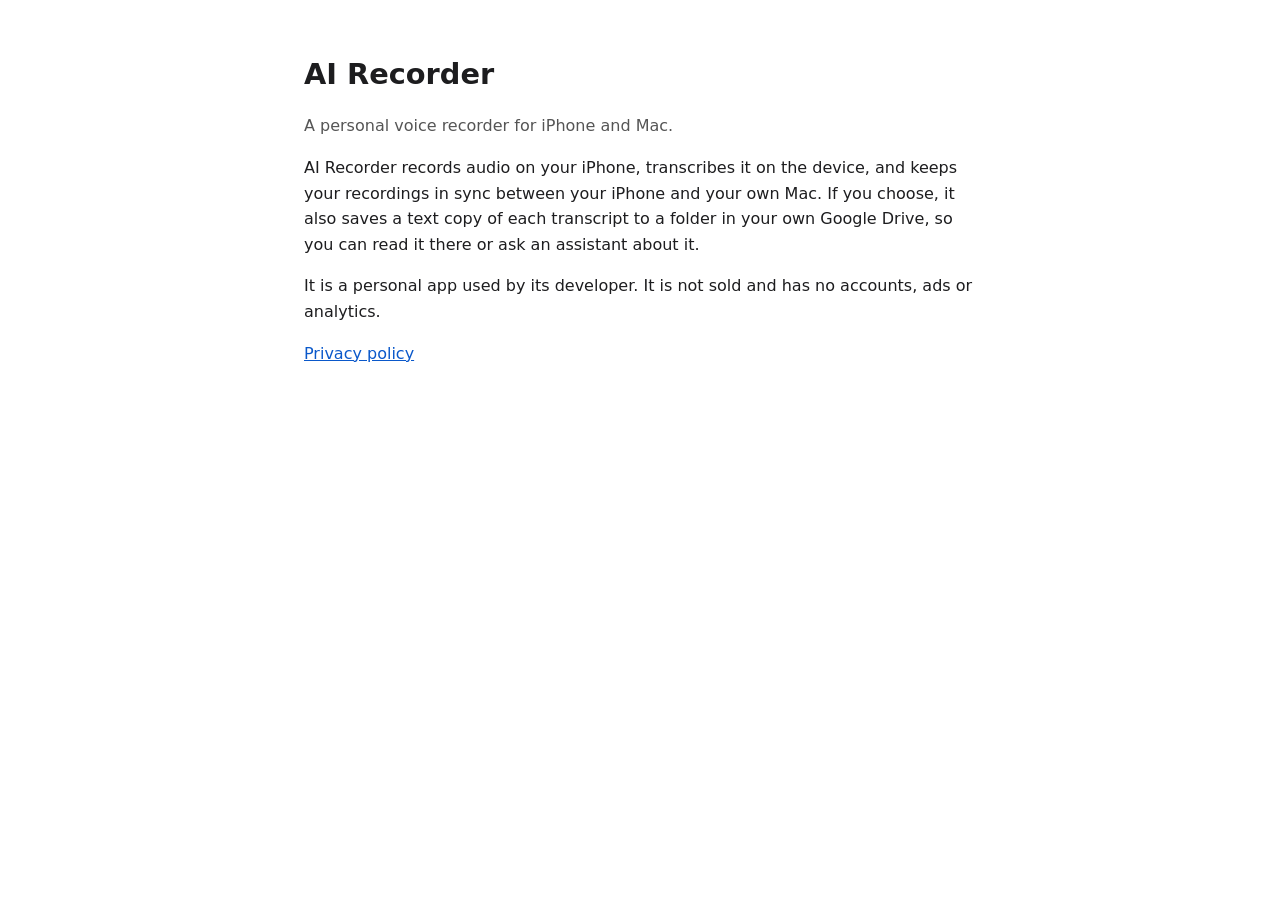
<file: index.html>
<!doctype html><html lang="en"><head><meta charset="utf-8"><meta name="viewport" content="width=device-width,initial-scale=1">
<title>AI Recorder</title><link rel="stylesheet" href="style.css"></head><body>
<h1>AI Recorder</h1>
<p class="muted">A personal voice recorder for iPhone and Mac.</p>
<p>AI Recorder records audio on your iPhone, transcribes it on the device, and keeps your recordings in sync between your iPhone and your own Mac. If you choose, it also saves a text copy of each transcript to a folder in your own Google Drive, so you can read it there or ask an assistant about it.</p>
<p>It is a personal app used by its developer. It is not sold and has no accounts, ads or analytics.</p>
<p><a href="privacy.html">Privacy policy</a></p>
</body></html>
</file>
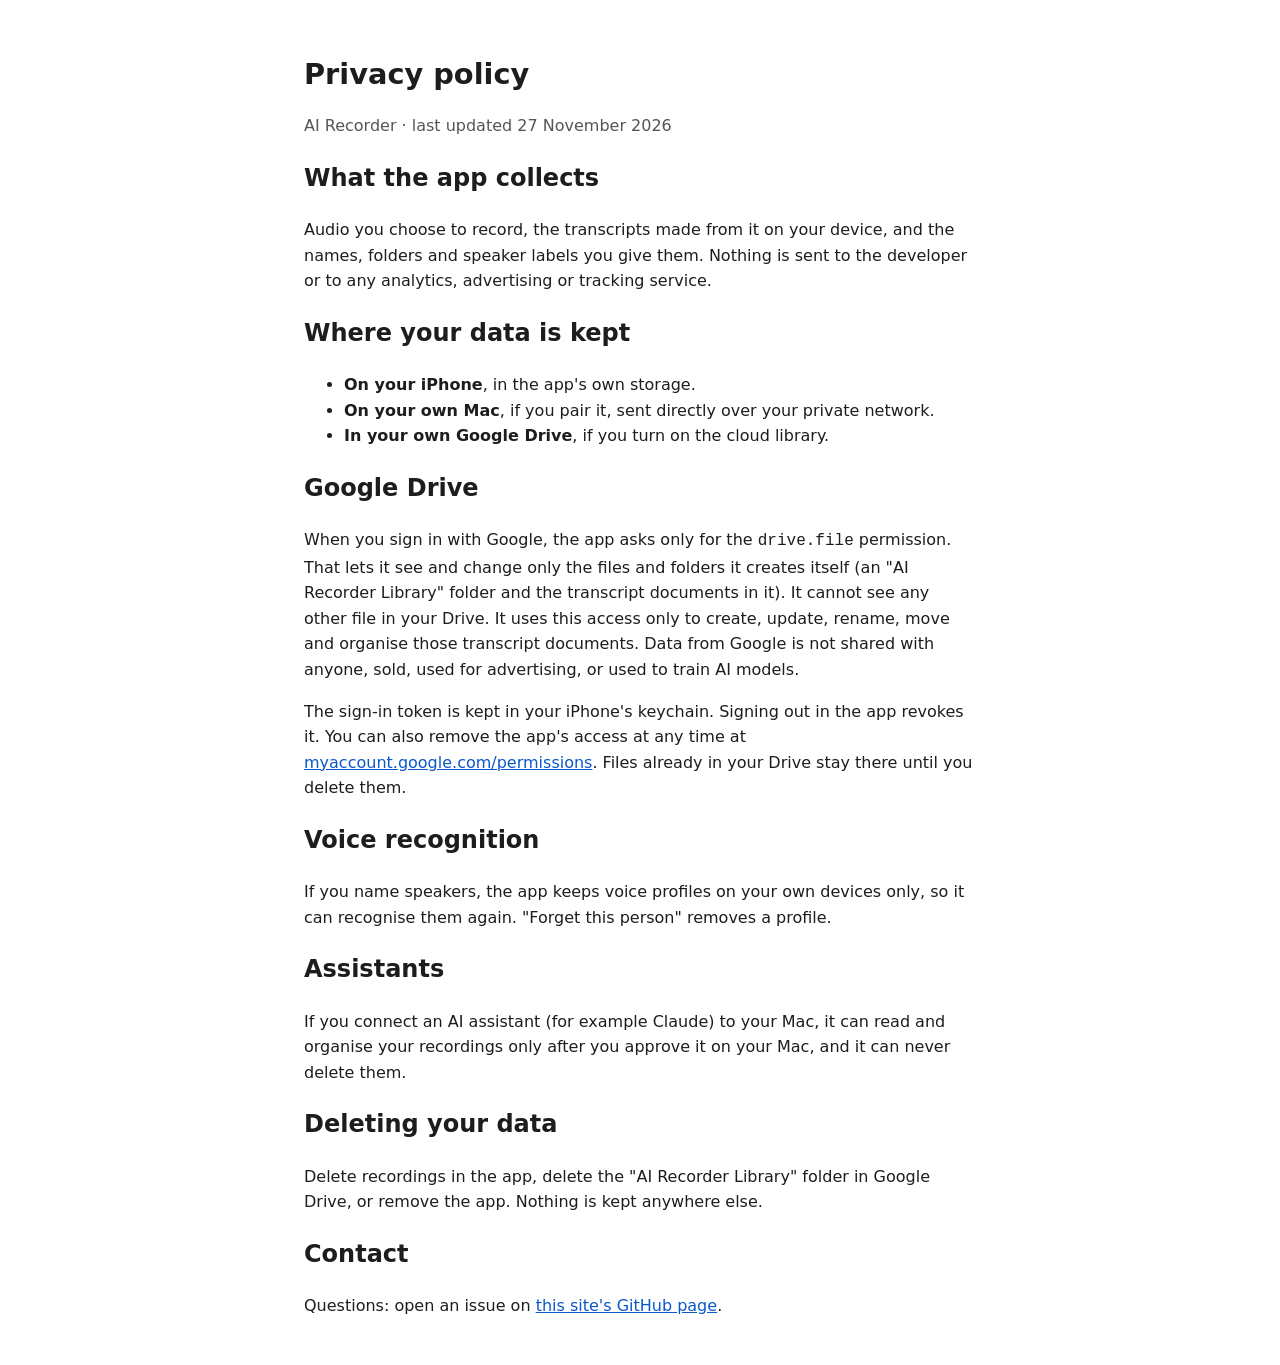
<file: privacy.html>
<!doctype html><html lang="en"><head><meta charset="utf-8"><meta name="viewport" content="width=device-width,initial-scale=1">
<title>AI Recorder Privacy</title><link rel="stylesheet" href="style.css"></head><body>
<h1>Privacy policy</h1>
<p class="muted">AI Recorder · last updated 27 November 2026</p>
<h2>What the app collects</h2>
<p>Audio you choose to record, the transcripts made from it on your device, and the names, folders and speaker labels you give them. Nothing is sent to the developer or to any analytics, advertising or tracking service.</p>
<h2>Where your data is kept</h2>
<ul>
<li><strong>On your iPhone</strong>, in the app's own storage.</li>
<li><strong>On your own Mac</strong>, if you pair it, sent directly over your private network.</li>
<li><strong>In your own Google Drive</strong>, if you turn on the cloud library.</li>
</ul>
<h2>Google Drive</h2>
<p>When you sign in with Google, the app asks only for the <code>drive.file</code> permission. That lets it see and change only the files and folders it creates itself (an "AI Recorder Library" folder and the transcript documents in it). It cannot see any other file in your Drive. It uses this access only to create, update, rename, move and organise those transcript documents. Data from Google is not shared with anyone, sold, used for advertising, or used to train AI models.</p>
<p>The sign-in token is kept in your iPhone's keychain. Signing out in the app revokes it. You can also remove the app's access at any time at <a href="https://myaccount.google.com/permissions">myaccount.google.com/permissions</a>. Files already in your Drive stay there until you delete them.</p>
<h2>Voice recognition</h2>
<p>If you name speakers, the app keeps voice profiles on your own devices only, so it can recognise them again. "Forget this person" removes a profile.</p>
<h2>Assistants</h2>
<p>If you connect an AI assistant (for example Claude) to your Mac, it can read and organise your recordings only after you approve it on your Mac, and it can never delete them.</p>
<h2>Deleting your data</h2>
<p>Delete recordings in the app, delete the "AI Recorder Library" folder in Google Drive, or remove the app. Nothing is kept anywhere else.</p>
<h2>Contact</h2>
<p>Questions: open an issue on <a href="https://github.com/callanosland1/ai-recorder-site/issues">this site's GitHub page</a>.</p>
</body></html>
</file>
<file: style.css>
:root{--bg:#fff;--fg:#1d1d1f;--muted:#555;--link:#0a58ca}
@media (prefers-color-scheme:dark){:root{--bg:#111;--fg:#eee;--muted:#aaa;--link:#7ab3ff}}
body{background:var(--bg);color:var(--fg);font:16px/1.6 -apple-system,system-ui,sans-serif;max-width:42rem;margin:0 auto;padding:2rem 1rem}
a{color:var(--link)}h1{font-size:1.8rem;margin-bottom:.2rem}.muted{color:var(--muted)}
</file>
